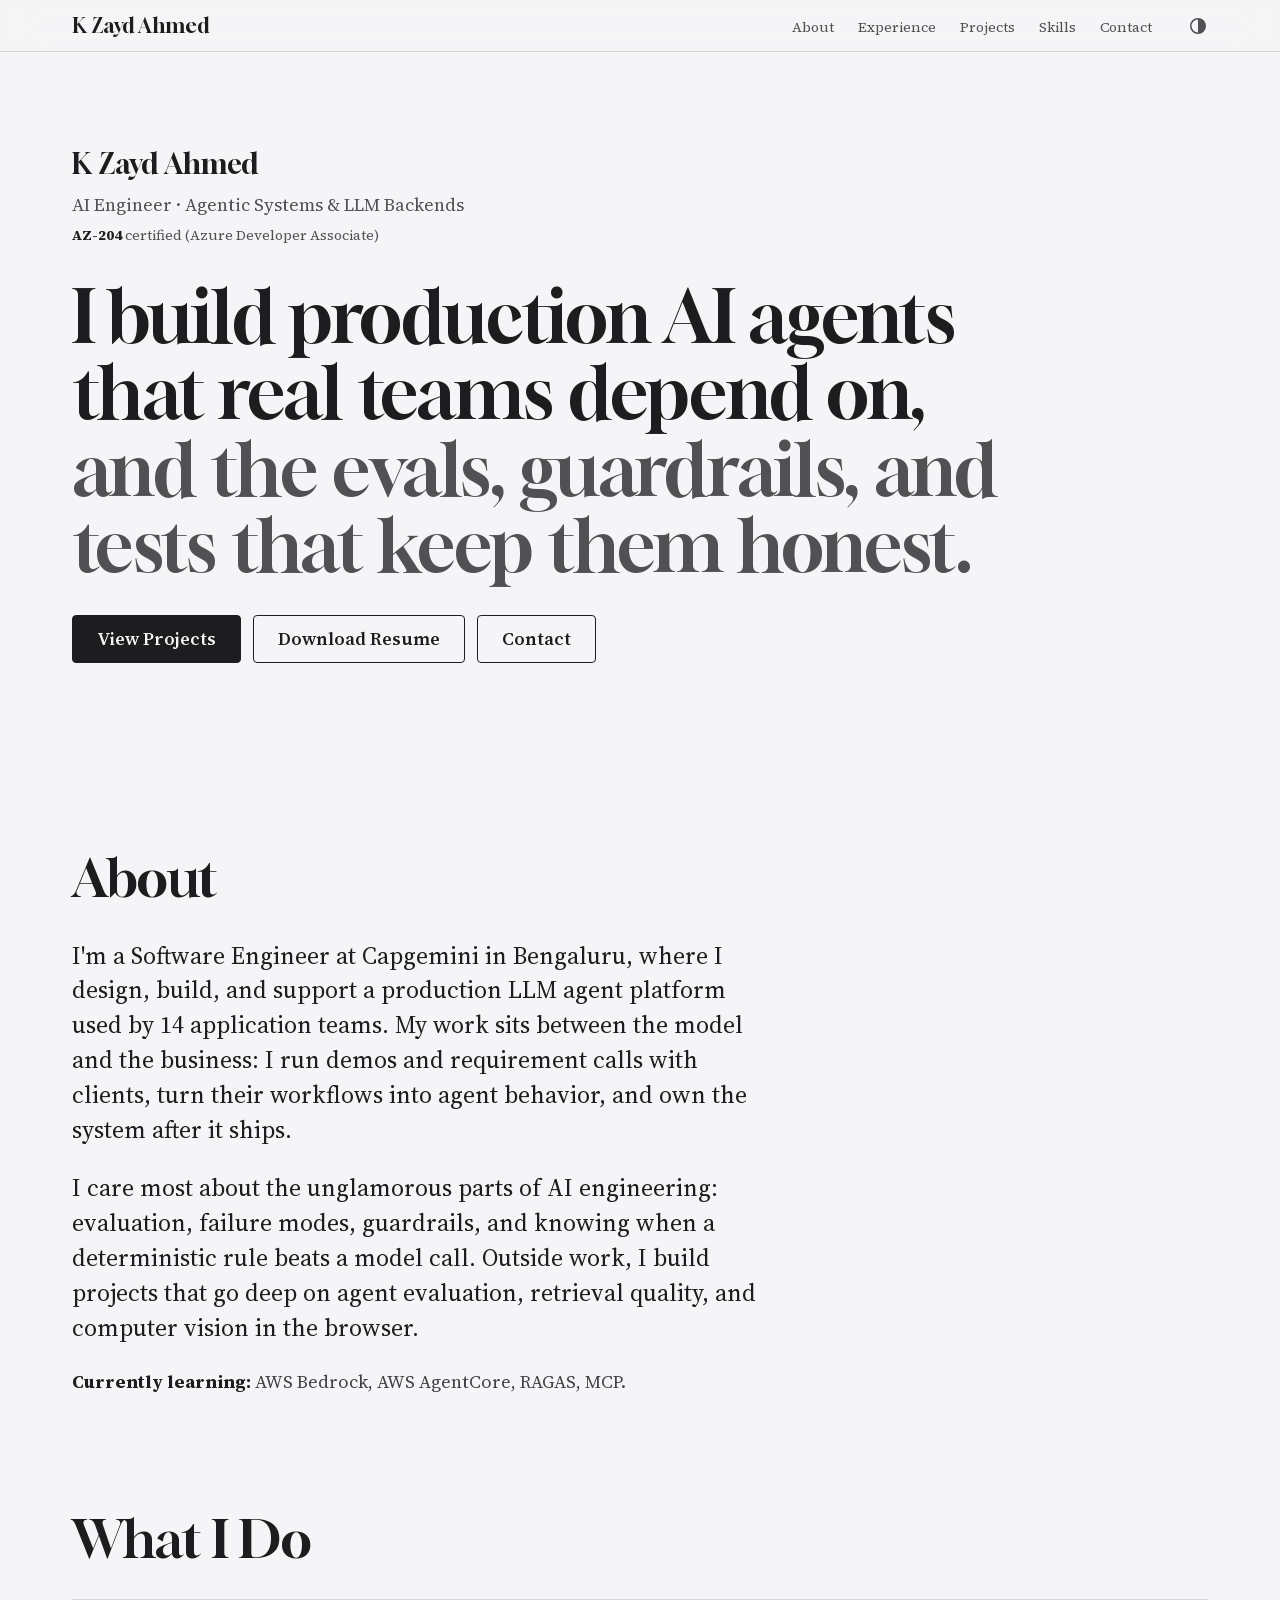
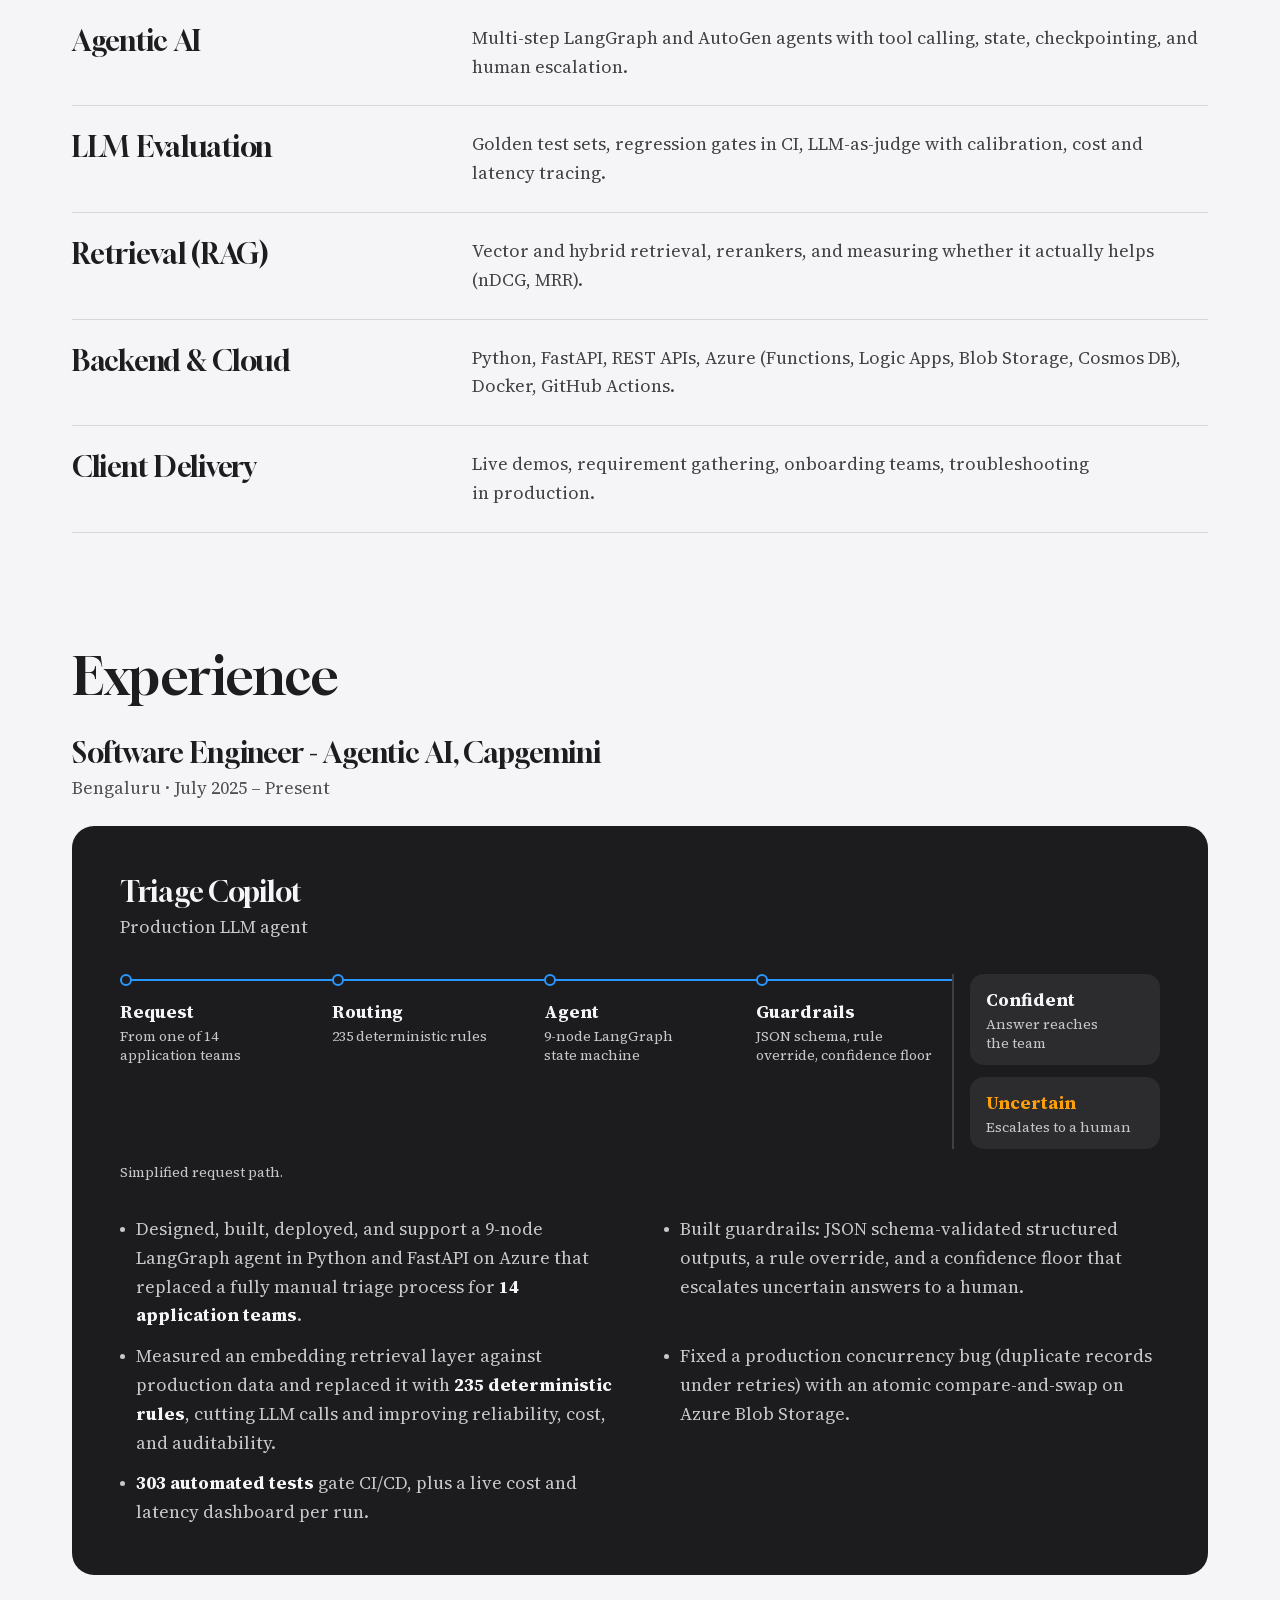
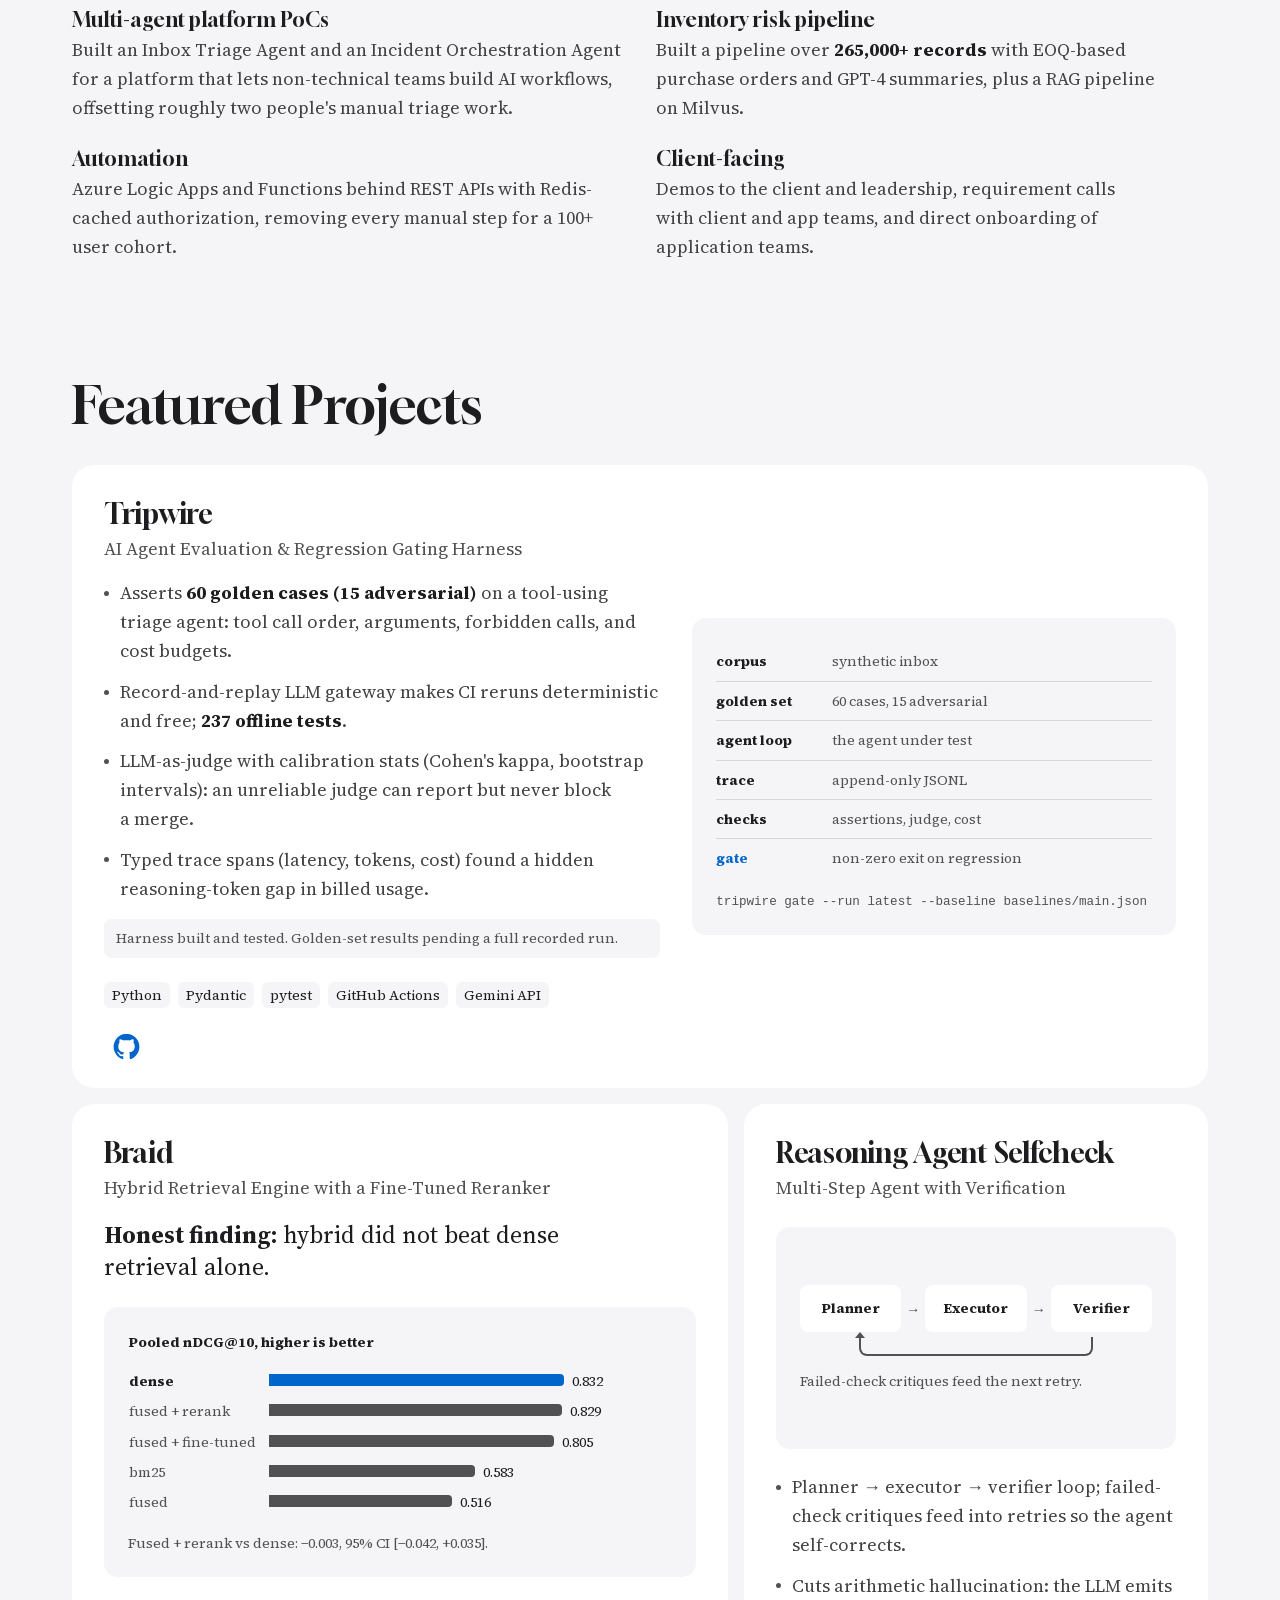
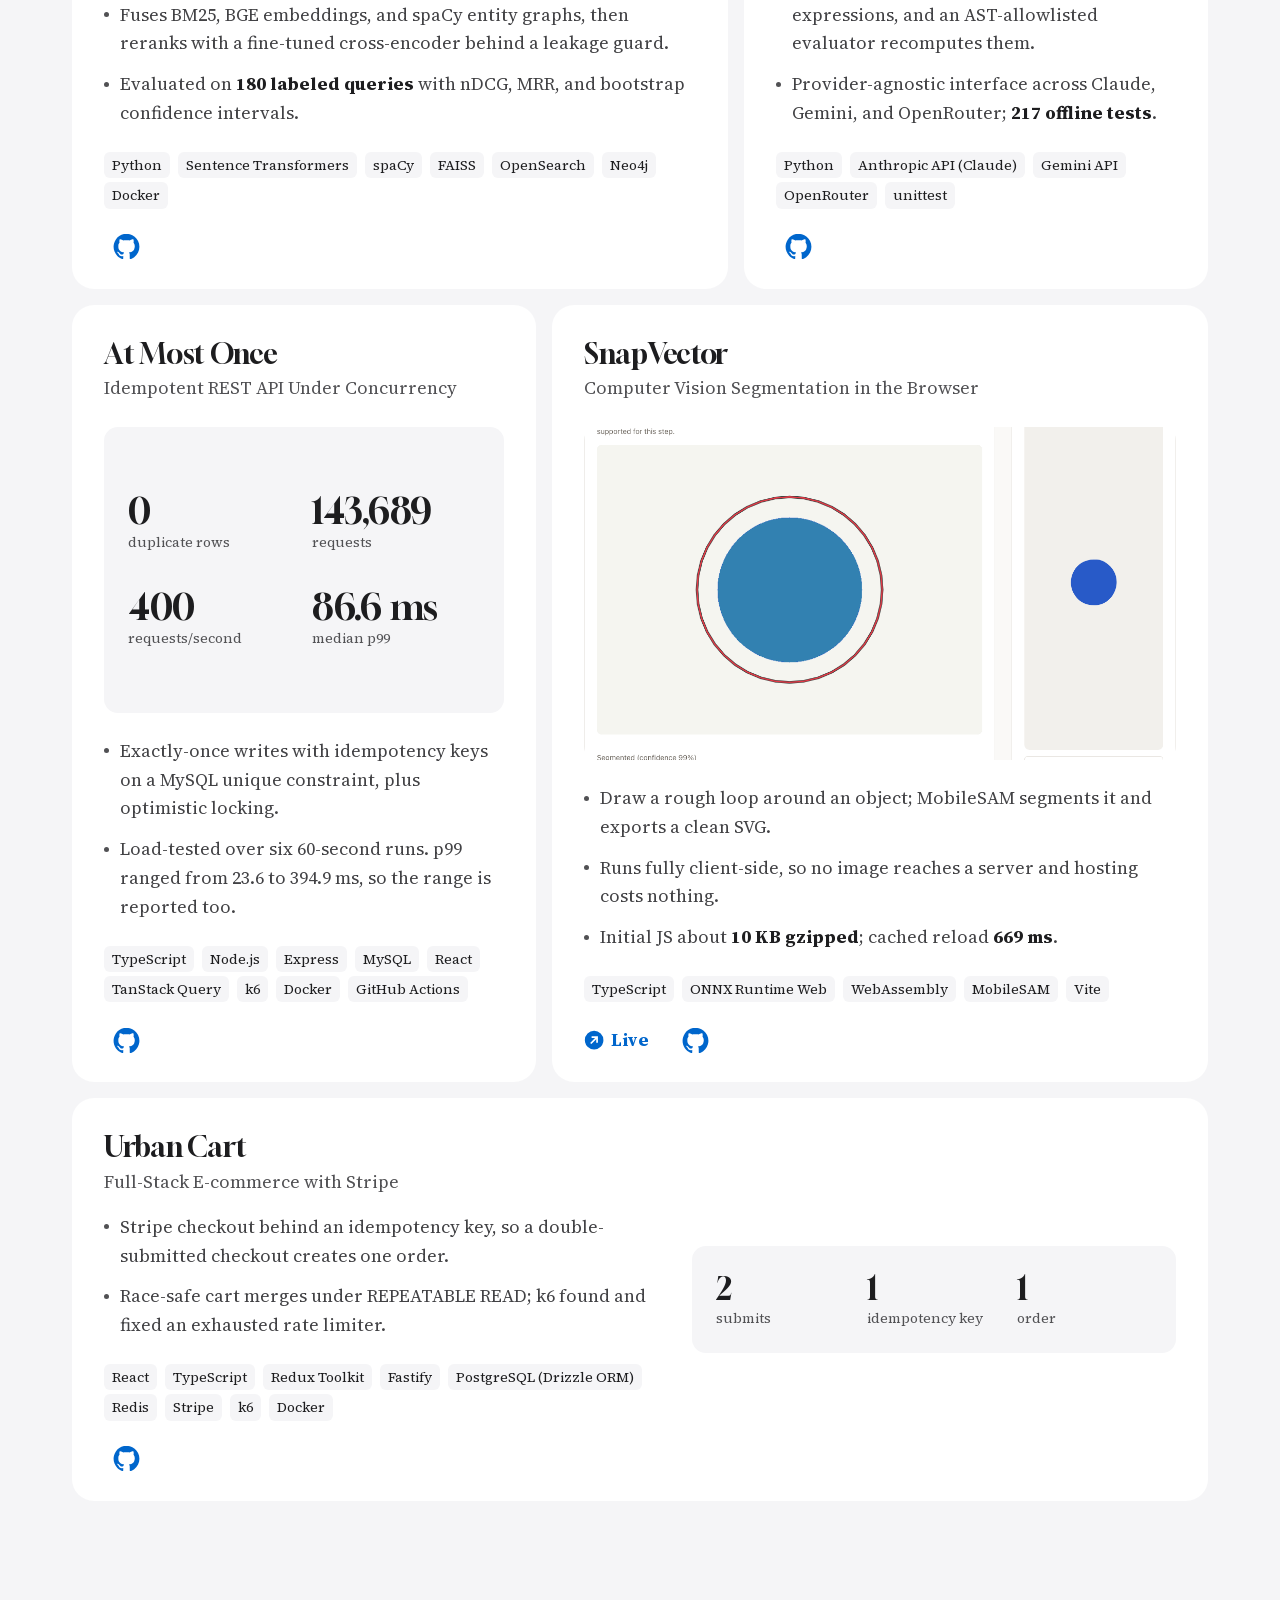
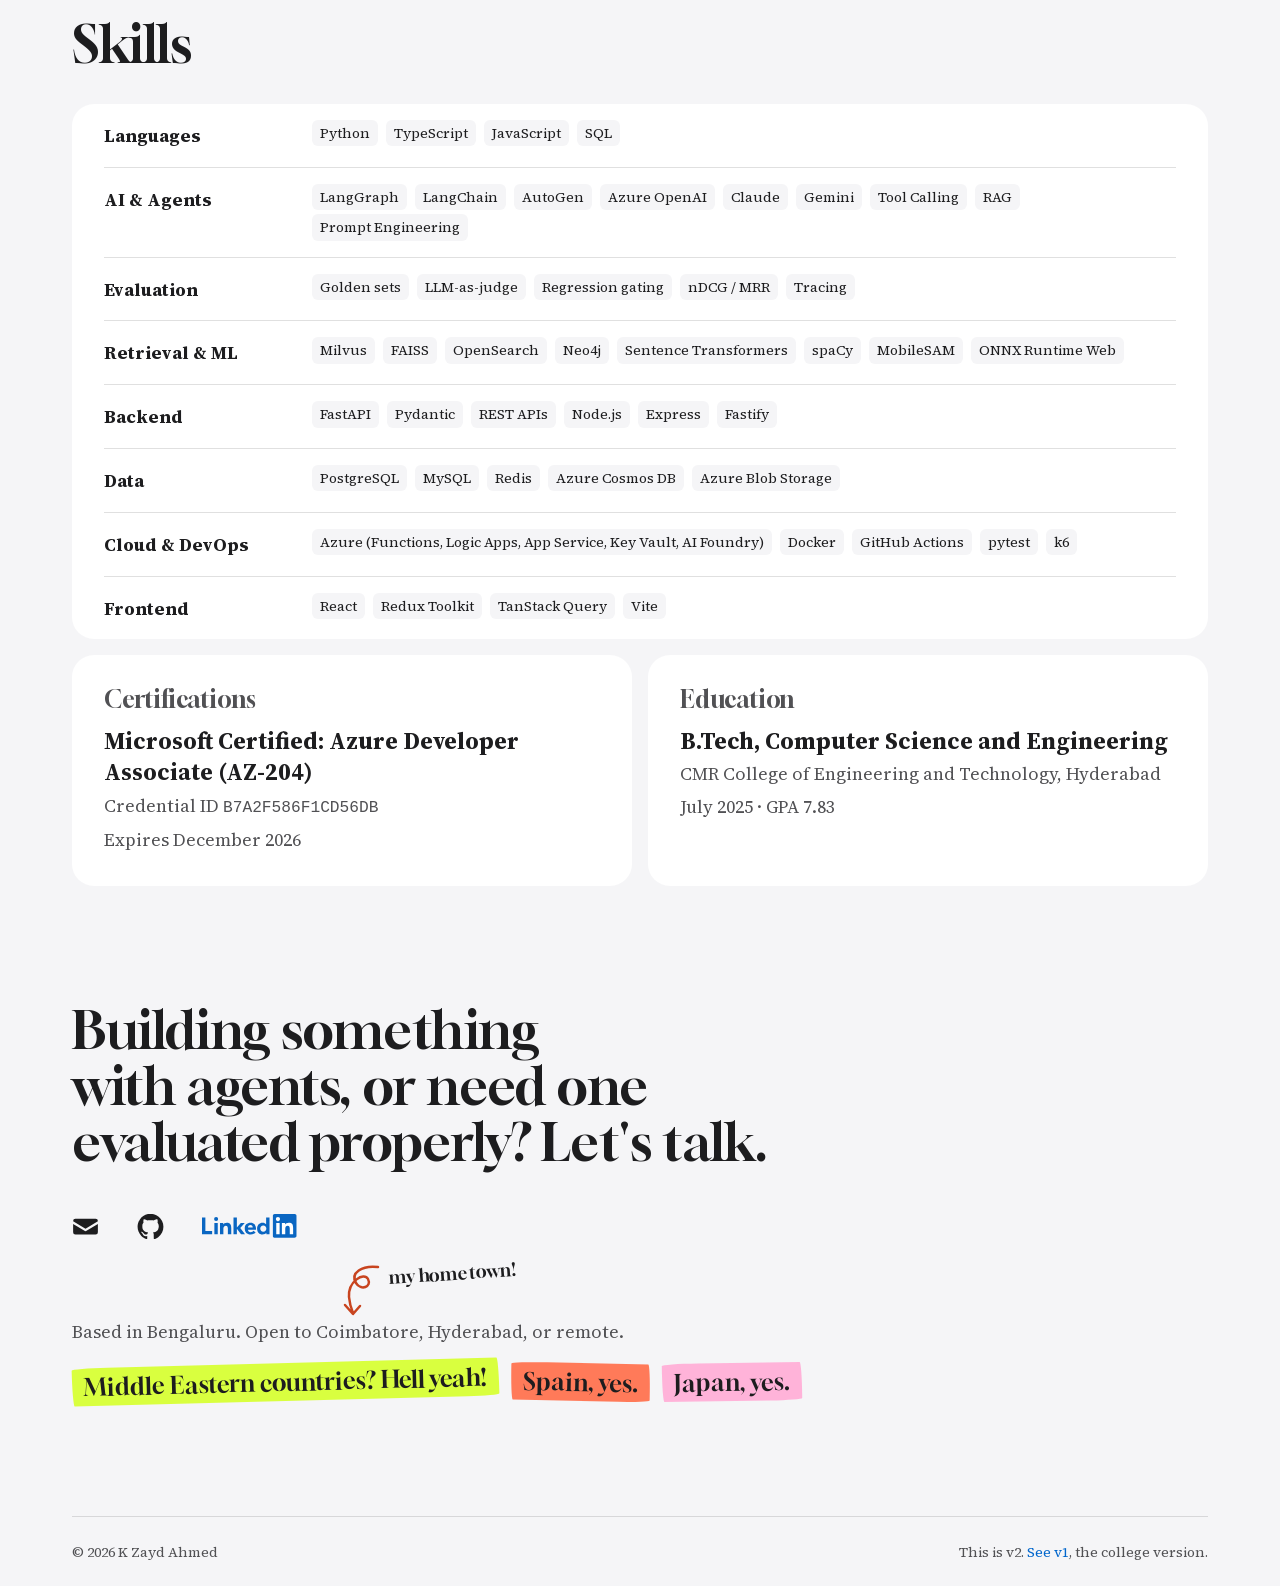
<file: index.html>
<!doctype html>
<html lang="en">
<head>
  <meta charset="utf-8">
  <meta name="viewport" content="width=device-width, initial-scale=1, viewport-fit=cover">
  <title>K Zayd Ahmed · AI Engineer</title>
  <meta name="description" content="AI Engineer building production LLM agents, and the evals, guardrails, and tests that keep them honest.">
  <link rel="canonical" href="https://zahyaah.github.io/">
  <meta name="theme-color" media="(prefers-color-scheme: light)" content="#f5f5f7">
  <meta name="theme-color" media="(prefers-color-scheme: dark)" content="#000000">
  <meta property="og:type" content="website">
  <meta property="og:url" content="https://zahyaah.github.io/">
  <meta property="og:title" content="K Zayd Ahmed · AI Engineer">
  <meta property="og:description" content="I build production AI agents that real teams depend on, and the evals, guardrails, and tests that keep them honest.">
  <meta property="og:image" content="https://zahyaah.github.io/assets/og-image.png">
  <meta property="og:image:width" content="1200">
  <meta property="og:image:height" content="630">
  <meta property="og:image:alt" content="K Zayd Ahmed, AI Engineer. Agentic Systems and LLM Backends.">
  <meta name="twitter:card" content="summary_large_image">
  <link rel="icon" href="assets/favicon.svg" type="image/svg+xml">
  <link rel="apple-touch-icon" href="assets/apple-touch-icon.png">
  <link rel="preload" href="assets/fonts/gloock-regular.woff2" as="font" type="font/woff2" crossorigin>
  <link rel="preload" href="assets/fonts/source-serif-4-variable.woff2" as="font" type="font/woff2" crossorigin>
  <link rel="stylesheet" href="style.css">
  <script>
    // The only script on the page: applies and persists the theme choice.
    // It runs inline, before first paint, so a saved theme never flashes.
    (function () {
      var root = document.documentElement;
      var metas = document.getElementsByName('theme-color');

      function apply(theme) {
        root.dataset.theme = theme;
        for (var i = 0; i < metas.length; i++) {
          metas[i].content = theme === 'dark' ? '#000000' : '#f5f5f7';
        }
      }

      root.classList.add('js');
      try {
        var saved = localStorage.getItem('theme');
        if (saved === 'light' || saved === 'dark') apply(saved);
      } catch (e) {}

      document.addEventListener('click', function (event) {
        if (!event.target.closest('[data-theme-toggle]')) return;
        var dark = root.dataset.theme
          ? root.dataset.theme === 'dark'
          : matchMedia('(prefers-color-scheme: dark)').matches;
        var next = dark ? 'light' : 'dark';
        try { localStorage.setItem('theme', next); } catch (e) {}
        if (document.startViewTransition) {
          document.startViewTransition(function () { apply(next); });
        } else {
          apply(next);
        }
      });
    })();
  </script>
</head>
<body>
  <svg width="0" height="0" style="position: absolute" aria-hidden="true" focusable="false">
    <symbol id="icon-github" viewBox="0 0 240 240"><path transform="translate(0 240) scale(.1 -.1)" d="M970 2301 c-305 -68 -555 -237 -727 -493 -301 -451 -241 -1056 143 -1442 115 -116 290 -228 422 -271 49 -16 55 -16 77 -1 24 16 25 20 25 135 l0 118 -88 -5 c-103 -5 -183 13 -231 54 -17 14 -50 62 -73 106 -38 74 -66 108 -144 177 -26 23 -27 24 -9 37 43 32 130 1 185 -65 96 -117 133 -148 188 -160 49 -10 94 -6 162 14 9 3 21 24 27 48 6 23 22 58 35 77 l24 35 -81 16 c-170 35 -275 96 -344 200 -64 96 -85 179 -86 334 0 146 16 206 79 288 28 36 31 47 23 68 -15 36 -11 188 5 234 13 34 20 40 47 43 45 5 129 -24 214 -72 l73 -42 64 15 c91 21 364 20 446 0 l62 -16 58 35 c77 46 175 82 224 82 39 0 39 -1 55 -52 17 -59 20 -166 5 -217 -8 -30 -6 -39 16 -68 109 -144 121 -383 29 -579 -62 -129 -193 -219 -369 -252 l-84 -16 31 -55 32 -56 3 -223 4 -223 25 -16 c23 -15 28 -15 76 2 80 27 217 101 292 158 446 334 590 933 343 1431 -145 293 -419 518 -733 602 -137 36 -395 44 -525 15z"/></symbol>
    <symbol id="icon-linkedin" viewBox="0 0 84 21"><g fill-rule="evenodd"><path style="fill: #fff" d="M 82.479,0 H 64.583 C 63.727,0 63,0.677 63,1.511 V 19.488 C 63,20.323 63.477,21 64.333,21 H 82.229 C 83.086,21 84,20.323 84,19.488 V 1.511 C 84,0.677 83.336,0 82.479,0"/><path style="fill: var(--li-box)" d="M 82.479,0 H 64.583 C 63.727,0 63,0.677 63,1.511 V 19.488 C 63,20.323 63.477,21 64.333,21 H 82.229 C 83.086,21 84,20.323 84,19.488 V 1.511 C 84,0.677 83.336,0 82.479,0 Z M 71,8 h 2.827 v 1.441 h 0.031 C 74.289,8.664 75.562,7.875 77.136,7.875 80.157,7.875 81,9.479 81,12.45 V 18 H 78 V 12.997 C 78,11.667 77.469,10.5 76.227,10.5 74.719,10.5 74,11.521 74,13.197 V 18 h -3 z m -5,10 h 3 V 8 H 66 Z M 69.375,4.5 A 1.8745001,1.8745001 0 1 1 65.626,4.501 1.8745001,1.8745001 0 0 1 69.375,4.5 Z"/></g><g style="fill: var(--li-text)"><path d="m 60,18 h -2.8 v -1.191 h -0.03 c -0.623,0.722 -1.705,1.316 -3.539,1.316 -2.5,0 -4.653,-1.881 -4.653,-5.114 0,-3.08 2.122,-5.136 4.747,-5.136 1.625,0 2.634,0.578 3.245,1.316 H 57 V 3 h 3 z m -5.521,-7.875 c -1.715,0 -2.679,1.223 -2.679,2.849 0,1.627 0.964,2.901 2.679,2.901 1.717,0 2.721,-1.241 2.721,-2.901 0,-1.706 -1.004,-2.849 -2.721,-2.849 z m -6.818,6.264 c -0.708,0.917 -2.166,1.736 -4.52,1.736 -3.14,0 -5.14,-2.08 -5.14,-5.347 0,-2.903 1.811,-4.903 5.228,-4.903 2.951,0 4.771,1.938 4.771,5.347 0,0.34 -0.055,0.678 -0.055,0.678 h -7.114 l 0.017,0.309 c 0.197,0.862 0.848,1.916 2.342,1.916 1.304,0 2.198,-0.701 2.602,-1.25 l 1.87,1.514 z m -2.548,-4.39 c 0.02,-1.054 -0.754,-2.124 -1.974,-2.124 -1.452,0 -2.227,1.134 -2.308,2.125 h 4.282 z"/><path d="M 38,8 H 34.5 L 31,12 V 3 h -3 v 15 h 3 v -5 l 3.699,5 h 3.542 L 34,12.533 Z M 16,8 h 2.827 v 1.441 h 0.031 C 19.289,8.664 20.562,7.875 22.136,7.875 25.157,7.875 26,9.792 26,12.45 V 18 H 23 V 12.997 C 23,11.525 22.469,10.5 21.227,10.5 19.719,10.5 19,11.694 19,13.197 V 18 h -3 z m -5,10 h 3 V 8 H 11 Z M 12.501,6.3 a 1.8,1.8 0 1 0 0,-3.599 1.8,1.8 0 0 0 0,3.599 z M 3,3 H 0 V 18 H 9 V 15 H 3 Z"/></g></symbol>
    <symbol id="icon-mail" viewBox="0 0 24 24"><path d="M3 5h18a2 2 0 0 1 2 2v.4l-11 6.6L1 7.4V7a2 2 0 0 1 2-2ZM1 9.7V17a2 2 0 0 0 2 2h18a2 2 0 0 0 2-2V9.7l-10.5 6.3a1 1 0 0 1-1 0L1 9.7Z"/></symbol>
    <symbol id="icon-live" viewBox="0 0 24 24"><path fill-rule="evenodd" d="M12 1a11 11 0 1 0 0 22 11 11 0 0 0 0-22ZM9 7.5h7.5V15h-2v-4.1l-5.8 5.8-1.4-1.4 5.8-5.8H9v-2Z"/></symbol>
  </svg>
  <a class="skip" href="#main">Skip to content</a>

  <header class="bar">
    <div class="bar-inner wrap">
      <a class="brand" href="#top">K Zayd Ahmed</a>
      <nav class="nav" aria-label="Sections">
        <ul>
          <li><a href="#about">About</a></li>
          <li><a href="#experience">Experience</a></li>
          <li><a href="#projects">Projects</a></li>
          <li><a href="#skills">Skills</a></li>
          <li><a href="#contact">Contact</a></li>
        </ul>
      </nav>
      <button class="theme-toggle" type="button" data-theme-toggle aria-label="Toggle light and dark theme">
        <svg viewBox="0 0 20 20" width="20" height="20" aria-hidden="true">
          <circle cx="10" cy="10" r="7.25" fill="none" stroke="currentColor" stroke-width="1.5"/>
          <path d="M10 2.75a7.25 7.25 0 0 1 0 14.5z" fill="currentColor"/>
        </svg>
      </button>
    </div>
  </header>

  <main id="main">

    <section class="hero wrap" id="top">
      <h1>K Zayd Ahmed</h1>
      <p class="role">AI Engineer · Agentic Systems &amp; LLM Backends</p>
      <p class="stats"><strong>AZ-204</strong> certified (Azure Developer Associate)</p>
      <p class="lede">I build production AI agents that real teams depend on, <span>and the evals, guardrails, and tests that keep them honest.</span></p>
      <div class="actions">
        <a class="btn btn-primary" href="#projects">View Projects</a>
        <a class="btn" href="assets/K-Zayd-Ahmed-Resume.pdf" download>Download Resume</a>
        <a class="btn" href="#contact">Contact</a>
      </div>
    </section>

    <div class="scope scope-about">
      <section class="section wrap" id="about" aria-labelledby="about-title">
        <h2 id="about-title">About</h2>
        <div class="prose">
          <p>I'm a Software Engineer at Capgemini in Bengaluru, where I design, build, and support a production LLM agent platform used by 14 application teams. My work sits between the model and the business: I run demos and requirement calls with clients, turn their workflows into agent behavior, and own the system after it ships.</p>
          <p>I care most about the unglamorous parts of AI engineering: evaluation, failure modes, guardrails, and knowing when a deterministic rule beats a model call. Outside work, I build projects that go deep on agent evaluation, retrieval quality, and computer vision in the browser.</p>
          <p class="note"><strong>Currently learning:</strong> AWS Bedrock, AWS AgentCore, RAGAS, MCP.</p>
        </div>
      </section>

      <section class="section wrap" id="what-i-do" aria-labelledby="what-title">
        <h2 id="what-title">What I Do</h2>
        <div class="areas">
          <article>
            <h3>Agentic AI</h3>
            <p>Multi-step LangGraph and AutoGen agents with tool calling, state, checkpointing, and human escalation.</p>
          </article>
          <article>
            <h3>LLM Evaluation</h3>
            <p>Golden test sets, regression gates in CI, LLM-as-judge with calibration, cost and latency tracing.</p>
          </article>
          <article>
            <h3>Retrieval (RAG)</h3>
            <p>Vector and hybrid retrieval, rerankers, and measuring whether it actually helps (nDCG, MRR).</p>
          </article>
          <article>
            <h3>Backend &amp; Cloud</h3>
            <p>Python, FastAPI, REST APIs, Azure (Functions, Logic Apps, Blob Storage, Cosmos DB), Docker, GitHub Actions.</p>
          </article>
          <article>
            <h3>Client Delivery</h3>
            <p>Live demos, requirement gathering, onboarding teams, troubleshooting in production.</p>
          </article>
        </div>
      </section>
    </div>

    <div class="scope scope-experience">
      <section class="section wrap" id="experience" aria-labelledby="experience-title">
        <h2 id="experience-title">Experience</h2>
        <header class="job">
          <h3>Software Engineer - Agentic AI, Capgemini</h3>
          <p>Bengaluru · July 2025 – Present</p>
        </header>

        <article class="tile tile-dark copilot">
          <h4>Triage Copilot</h4>
          <p class="tile-sub">Production LLM agent</p>

          <figure class="flow">
            <ol class="flow-steps">
              <li><b>Request</b><span>From one of 14 application teams</span></li>
              <li><b>Routing</b><span>235 deterministic rules</span></li>
              <li><b>Agent</b><span>9-node LangGraph state machine</span></li>
              <li><b>Guardrails</b><span>JSON schema, rule override, confidence floor</span></li>
            </ol>
            <ul class="flow-outcomes">
              <li><b>Confident</b><span>Answer reaches the team</span></li>
              <li class="flow-escalate"><b>Uncertain</b><span>Escalates to a human</span></li>
            </ul>
            <figcaption>Simplified request path.</figcaption>
          </figure>

          <ul class="points points-columns">
            <li>Designed, built, deployed, and support a 9-node LangGraph agent in Python and FastAPI on Azure that replaced a fully manual triage process for <strong>14 application teams</strong>.</li>
            <li>Built guardrails: JSON schema-validated structured outputs, a rule override, and a confidence floor that escalates uncertain answers to a human.</li>
            <li>Measured an embedding retrieval layer against production data and replaced it with <strong>235 deterministic rules</strong>, cutting LLM calls and improving reliability, cost, and auditability.</li>
            <li>Fixed a production concurrency bug (duplicate records under retries) with an atomic compare-and-swap on Azure Blob Storage.</li>
            <li><strong>303 automated tests</strong> gate CI/CD, plus a live cost and latency dashboard per run.</li>
          </ul>
        </article>

        <div class="work">
          <article>
            <h4>Multi-agent platform PoCs</h4>
            <p>Built an Inbox Triage Agent and an Incident Orchestration Agent for a platform that lets non-technical teams build AI workflows, offsetting roughly two people's manual triage work.</p>
          </article>
          <article>
            <h4>Inventory risk pipeline</h4>
            <p>Built a pipeline over <strong>265,000+ records</strong> with EOQ-based purchase orders and GPT-4 summaries, plus a RAG pipeline on Milvus.</p>
          </article>
          <article>
            <h4>Automation</h4>
            <p>Azure Logic Apps and Functions behind REST APIs with Redis-cached authorization, removing every manual step for a 100+ user cohort.</p>
          </article>
          <article>
            <h4>Client-facing</h4>
            <p>Demos to the client and leadership, requirement calls with client and app teams, and direct onboarding of application teams.</p>
          </article>
        </div>
      </section>
    </div>

    <div class="scope scope-projects">
      <section class="section wrap" id="projects" aria-labelledby="projects-title">
        <h2 id="projects-title">Featured Projects</h2>
        <div class="bento">

          <article class="tile project span-12 split">
            <div class="project-copy">
              <h3>Tripwire</h3>
              <p class="tile-sub">AI Agent Evaluation &amp; Regression Gating Harness</p>
              <ul class="points">
                <li>Asserts <strong>60 golden cases (15 adversarial)</strong> on a tool-using triage agent: tool call order, arguments, forbidden calls, and cost budgets.</li>
                <li>Record-and-replay LLM gateway makes CI reruns deterministic and free; <strong>237 offline tests</strong>.</li>
                <li>LLM-as-judge with calibration stats (Cohen's kappa, bootstrap intervals): an unreliable judge can report but never block a merge.</li>
                <li>Typed trace spans (latency, tokens, cost) found a hidden reasoning-token gap in billed usage.</li>
              </ul>
              <p class="status">Harness built and tested. Golden-set results pending a full recorded run.</p>
              <ul class="tags" aria-label="Stack">
                <li>Python</li><li>Pydantic</li><li>pytest</li><li>GitHub Actions</li><li>Gemini API</li>
              </ul>
              <p class="links"><a class="icon-only" href="https://github.com/zahyaah/tripwire" target="_blank" rel="noopener" title="GitHub"><svg class="icon" aria-hidden="true" focusable="false"><use href="#icon-github"/></svg><span class="vh">GitHub repository for Tripwire</span></a></p>
            </div>
            <figure class="visual">
              <ol class="ladder">
                <li><b>corpus</b><span>synthetic inbox</span></li>
                <li><b>golden set</b><span>60 cases, 15 adversarial</span></li>
                <li><b>agent loop</b><span>the agent under test</span></li>
                <li><b>trace</b><span>append-only JSONL</span></li>
                <li><b>checks</b><span>assertions, judge, cost</span></li>
                <li class="ladder-gate"><b>gate</b><span>non-zero exit on regression</span></li>
              </ol>
              <figcaption><code>tripwire gate --run latest --baseline baselines/main.json</code></figcaption>
            </figure>
          </article>

          <article class="tile project span-7">
            <div class="project-copy">
              <h3>Braid</h3>
              <p class="tile-sub">Hybrid Retrieval Engine with a Fine-Tuned Reranker</p>
              <p class="finding"><strong>Honest finding:</strong> hybrid did not beat dense retrieval alone.</p>
            </div>
            <figure class="visual">
              <table class="bars">
                <caption>Pooled nDCG@10, higher is better</caption>
                <thead class="vh">
                  <tr><th scope="col">Configuration</th><th scope="col">nDCG@10</th></tr>
                </thead>
                <tbody>
                  <tr class="bars-lead"><th scope="row">dense</th><td style="--v: 0.832"><span>0.832</span></td></tr>
                  <tr><th scope="row">fused + rerank</th><td style="--v: 0.829"><span>0.829</span></td></tr>
                  <tr><th scope="row">fused + fine-tuned</th><td style="--v: 0.805"><span>0.805</span></td></tr>
                  <tr><th scope="row">bm25</th><td style="--v: 0.583"><span>0.583</span></td></tr>
                  <tr><th scope="row">fused</th><td style="--v: 0.516"><span>0.516</span></td></tr>
                </tbody>
              </table>
              <figcaption>Fused + rerank vs dense: −0.003, 95% CI [−0.042, +0.035].</figcaption>
            </figure>
            <div class="project-copy">
              <ul class="points">
                <li>Fuses BM25, BGE embeddings, and spaCy entity graphs, then reranks with a fine-tuned cross-encoder behind a leakage guard.</li>
                <li>Evaluated on <strong>180 labeled queries</strong> with nDCG, MRR, and bootstrap confidence intervals.</li>
              </ul>
              <ul class="tags" aria-label="Stack">
                <li>Python</li><li>Sentence Transformers</li><li>spaCy</li><li>FAISS</li><li>OpenSearch</li><li>Neo4j</li><li>Docker</li>
              </ul>
              <p class="links"><a class="icon-only" href="https://github.com/zahyaah/braid" target="_blank" rel="noopener" title="GitHub"><svg class="icon" aria-hidden="true" focusable="false"><use href="#icon-github"/></svg><span class="vh">GitHub repository for Braid</span></a></p>
            </div>
          </article>

          <article class="tile project span-5">
            <div class="project-copy">
              <h3>Reasoning Agent Selfcheck</h3>
              <p class="tile-sub">Multi-Step Agent with Verification</p>
            </div>
            <figure class="visual">
              <ol class="cycle">
                <li>Planner</li>
                <li>Executor</li>
                <li>Verifier</li>
              </ol>
              <figcaption>Failed-check critiques feed the next retry.</figcaption>
            </figure>
            <div class="project-copy">
              <ul class="points">
                <li>Planner → executor → verifier loop; failed-check critiques feed into retries so the agent self-corrects.</li>
                <li>Cuts arithmetic hallucination: the LLM emits expressions, and an AST-allowlisted evaluator recomputes them.</li>
                <li>Provider-agnostic interface across Claude, Gemini, and OpenRouter; <strong>217 offline tests</strong>.</li>
              </ul>
              <ul class="tags" aria-label="Stack">
                <li>Python</li><li>Anthropic API (Claude)</li><li>Gemini API</li><li>OpenRouter</li><li>unittest</li>
              </ul>
              <p class="links"><a class="icon-only" href="https://github.com/zahyaah/reasoning-agent-selfcheck" target="_blank" rel="noopener" title="GitHub"><svg class="icon" aria-hidden="true" focusable="false"><use href="#icon-github"/></svg><span class="vh">GitHub repository for Reasoning Agent Selfcheck</span></a></p>
            </div>
          </article>

          <article class="tile project span-5">
            <div class="project-copy">
              <h3>At Most Once</h3>
              <p class="tile-sub">Idempotent REST API Under Concurrency</p>
            </div>
            <figure class="visual">
              <ul class="figures">
                <li><strong>0</strong> duplicate rows</li>
                <li><strong>143,689</strong> requests</li>
                <li><strong>400</strong> requests/second</li>
                <li><strong>86.6 ms</strong> median p99</li>
              </ul>
            </figure>
            <div class="project-copy">
              <ul class="points">
                <li>Exactly-once writes with idempotency keys on a MySQL unique constraint, plus optimistic locking.</li>
                <li>Load-tested over six 60-second runs. p99 ranged from 23.6 to 394.9 ms, so the range is reported too.</li>
              </ul>
              <ul class="tags" aria-label="Stack">
                <li>TypeScript</li><li>Node.js</li><li>Express</li><li>MySQL</li><li>React</li><li>TanStack Query</li><li>k6</li><li>Docker</li><li>GitHub Actions</li>
              </ul>
              <p class="links"><a class="icon-only" href="https://github.com/zahyaah/at-most-once" target="_blank" rel="noopener" title="GitHub"><svg class="icon" aria-hidden="true" focusable="false"><use href="#icon-github"/></svg><span class="vh">GitHub repository for At Most Once</span></a></p>
            </div>
          </article>

          <article class="tile project span-7">
            <div class="project-copy">
              <h3>SnapVector</h3>
              <p class="tile-sub">Computer Vision Segmentation in the Browser</p>
            </div>
            <figure class="visual visual-image">
              <img src="assets/snapvector.png" width="1152" height="822" loading="lazy" decoding="async" alt="SnapVector app with a rough red loop drawn around a blue circle on the left and the resulting SVG cutout on the right.">
            </figure>
            <div class="project-copy">
              <ul class="points">
                <li>Draw a rough loop around an object; MobileSAM segments it and exports a clean SVG.</li>
                <li>Runs fully client-side, so no image reaches a server and hosting costs nothing.</li>
                <li>Initial JS about <strong>10 KB gzipped</strong>; cached reload <strong>669 ms</strong>.</li>
              </ul>
              <ul class="tags" aria-label="Stack">
                <li>TypeScript</li><li>ONNX Runtime Web</li><li>WebAssembly</li><li>MobileSAM</li><li>Vite</li>
              </ul>
              <p class="links">
                <a href="https://snapvector.vercel.app" target="_blank" rel="noopener"><svg class="icon" aria-hidden="true" focusable="false"><use href="#icon-live"/></svg>Live<span class="vh"> SnapVector app</span></a>
                <a class="icon-only" href="https://github.com/zahyaah/SnapVector" target="_blank" rel="noopener" title="GitHub"><svg class="icon" aria-hidden="true" focusable="false"><use href="#icon-github"/></svg><span class="vh">GitHub repository for SnapVector</span></a>
              </p>
            </div>
          </article>

          <article class="tile project span-12 split">
            <div class="project-copy">
              <h3>Urban Cart</h3>
              <p class="tile-sub">Full-Stack E-commerce with Stripe</p>
              <ul class="points">
                <li>Stripe checkout behind an idempotency key, so a double-submitted checkout creates one order.</li>
                <li>Race-safe cart merges under REPEATABLE READ; k6 found and fixed an exhausted rate limiter.</li>
              </ul>
              <ul class="tags" aria-label="Stack">
                <li>React</li><li>TypeScript</li><li>Redux Toolkit</li><li>Fastify</li><li>PostgreSQL (Drizzle ORM)</li><li>Redis</li><li>Stripe</li><li>k6</li><li>Docker</li>
              </ul>
              <p class="links"><a class="icon-only" href="https://github.com/zahyaah/UrbanCart" target="_blank" rel="noopener" title="GitHub"><svg class="icon" aria-hidden="true" focusable="false"><use href="#icon-github"/></svg><span class="vh">GitHub repository for Urban Cart</span></a></p>
            </div>
            <figure class="visual">
              <ul class="figures figures-row">
                <li><strong>2</strong> submits</li>
                <li><strong>1</strong> idempotency key</li>
                <li><strong>1</strong> order</li>
              </ul>
            </figure>
          </article>

        </div>
      </section>
    </div>

    <div class="scope scope-skills">
      <section class="section wrap" id="skills" aria-labelledby="skills-title">
        <h2 id="skills-title">Skills</h2>
        <dl class="tile sheet">
          <div><dt>Languages</dt><dd><ul class="tags"><li>Python</li><li>TypeScript</li><li>JavaScript</li><li>SQL</li></ul></dd></div>
          <div><dt>AI &amp; Agents</dt><dd><ul class="tags"><li>LangGraph</li><li>LangChain</li><li>AutoGen</li><li>Azure OpenAI</li><li>Claude</li><li>Gemini</li><li>Tool Calling</li><li>RAG</li><li>Prompt Engineering</li></ul></dd></div>
          <div><dt>Evaluation</dt><dd><ul class="tags"><li>Golden sets</li><li>LLM-as-judge</li><li>Regression gating</li><li>nDCG / MRR</li><li>Tracing</li></ul></dd></div>
          <div><dt>Retrieval &amp; ML</dt><dd><ul class="tags"><li>Milvus</li><li>FAISS</li><li>OpenSearch</li><li>Neo4j</li><li>Sentence Transformers</li><li>spaCy</li><li>MobileSAM</li><li>ONNX Runtime Web</li></ul></dd></div>
          <div><dt>Backend</dt><dd><ul class="tags"><li>FastAPI</li><li>Pydantic</li><li>REST APIs</li><li>Node.js</li><li>Express</li><li>Fastify</li></ul></dd></div>
          <div><dt>Data</dt><dd><ul class="tags"><li>PostgreSQL</li><li>MySQL</li><li>Redis</li><li>Azure Cosmos DB</li><li>Azure Blob Storage</li></ul></dd></div>
          <div><dt>Cloud &amp; DevOps</dt><dd><ul class="tags"><li>Azure (Functions, Logic Apps, App Service, Key Vault, AI Foundry)</li><li>Docker</li><li>GitHub Actions</li><li>pytest</li><li>k6</li></ul></dd></div>
          <div><dt>Frontend</dt><dd><ul class="tags"><li>React</li><li>Redux Toolkit</li><li>TanStack Query</li><li>Vite</li></ul></dd></div>
        </dl>
      </section>

      <div class="wrap credentials">
        <section class="tile" id="certifications" aria-labelledby="cert-title">
          <h2 id="cert-title">Certifications</h2>
          <p class="credential">Microsoft Certified: Azure Developer Associate (AZ-204)</p>
          <p class="tile-sub">Credential ID <code>B7A2F586F1CD56DB</code></p>
          <p class="tile-sub">Expires December 2026</p>
        </section>
        <section class="tile" id="education" aria-labelledby="education-title">
          <h2 id="education-title">Education</h2>
          <p class="credential">B.Tech, Computer Science and Engineering</p>
          <p class="tile-sub">CMR College of Engineering and Technology, Hyderabad</p>
          <p class="tile-sub">July 2025 · GPA 7.83</p>
        </section>
      </div>
    </div>

    <div class="scope scope-contact">
      <section class="section contact wrap" id="contact" aria-labelledby="contact-title">
        <h2 id="contact-title">Building something with agents, or need one evaluated properly? Let's talk.</h2>
        <div class="actions">
          <a class="btn icon-only" href="mailto:itszayd2003@gmail.com" title="Email me"><svg class="icon" aria-hidden="true" focusable="false"><use href="#icon-mail"/></svg><span class="vh">Email me at itszayd2003@gmail.com</span></a>
          <a class="btn icon-only" href="https://github.com/zahyaah" target="_blank" rel="noopener" title="GitHub"><svg class="icon" aria-hidden="true" focusable="false"><use href="#icon-github"/></svg><span class="vh">GitHub</span></a>
          <a class="btn icon-only" href="https://www.linkedin.com/in/k-zayd-ahmed-b36751170" target="_blank" rel="noopener" title="LinkedIn"><svg class="icon icon-wordmark" aria-hidden="true" focusable="false"><use href="#icon-linkedin"/></svg><span class="vh">LinkedIn</span></a>
        </div>
        <p class="contact-place"><span class="based">Based in Bengaluru.</span> <span class="open">Open to</span> <span class="hometown">Coimbatore<span class="hometown-note"><svg viewBox="0 0 44 56" width="44" height="56" aria-hidden="true" focusable="false"><path d="M38 4C22 2 10 10 16 20c5 8 16 4 12-4-4-7-20 2-19 18 .5 6 2 11 4 16M5 42l8 9 7-8"/></svg><span>my hometown!</span></span></span>, Hyderabad, or remote.</p>
        <ul class="overseas">
          <li class="sticker sticker-gulf">Middle Eastern countries? Hell yeah!</li>
          <li class="sticker sticker-spain">Spain, yes.</li>
          <li class="sticker sticker-japan">Japan, yes.</li>
        </ul>
      </section>
    </div>
  </main>

  <footer class="foot wrap">
    <p>© 2026 K Zayd Ahmed</p>
    <p>This is v2. <a href="v1/">See v1</a>, the college version.</p>
  </footer>
</body>
</html>
</file>
<file: style.css>
/* ==========================================================================
   Fonts, self-hosted under the SIL OFL, Latin subset.
   Headings: Gloock. One weight.
   Body: Source Serif 4, variable, weight 400 to 700 with optical sizing.
   ========================================================================== */
@font-face {
  font-family: "Gloock";
  font-style: normal;
  font-weight: 400;
  font-display: swap;
  src: url("assets/fonts/gloock-regular.woff2") format("woff2");
}

@font-face {
  font-family: "Source Serif 4";
  font-style: normal;
  font-weight: 400 700;
  font-display: swap;
  src: url("assets/fonts/source-serif-4-variable.woff2") format("woff2");
}

/* ==========================================================================
   Tokens
   light-dark() resolves where a token is used, so setting color-scheme on a
   subtree (see .tile-dark) re-themes everything inside it.
   ========================================================================== */
:root {
  color-scheme: light dark;

  --bg: light-dark(#f5f5f7, #000000);
  --surface: light-dark(#ffffff, #1c1c1e);
  --surface-2: light-dark(#f5f5f7, #2c2c2e);
  --ink: light-dark(#1d1d1f, #f5f5f7);
  --ink-2: light-dark(#515154, #c7c7cc);
  --ink-soft: light-dark(#424245, #c7c7cc);
  --line: light-dark(rgb(0 0 0 / 0.12), rgb(255 255 255 / 0.16));
  --accent: light-dark(#0066cc, #2997ff);
  --escalate: light-dark(#b25000, #ff9f0a);
  --li-box: light-dark(#0a66c2, #0a66c2);
  --li-text: light-dark(#0a66c2, #f5f5f7);
  --sticker-ink: #1d1d1f;
  --sticker-lime: #d9ff3f;
  --sticker-coral: #ff7a59;
  --sticker-pink: #ffb3d9;
  --sticker-arrow: light-dark(#c8441f, #ff7a59);

  --font: "Source Serif 4", Georgia, "Times New Roman", serif;
  --display: "Gloock", Didot, "Bodoni 72", Georgia, serif;
  --mono: ui-monospace, SFMono-Regular, Menlo, Consolas, monospace;

  --text-sm: 0.875rem;
  --text-md: 1.125rem;
  --text-lg: clamp(1.1875rem, 1.1rem + 0.5vw, 1.5rem);
  --text-title: clamp(1.375rem, 1.25rem + 0.7vw, 1.75rem);
  --text-xl: clamp(2rem, 1.5rem + 2.6vw, 3.25rem);
  --text-2xl: clamp(2.25rem, 1.35rem + 4.4vw, 4.5rem);

  --space-1: 0.25rem;
  --space-2: 0.5rem;
  --space-3: 0.75rem;
  --space-4: 1rem;
  --space-5: 1.5rem;
  --space-6: 2rem;
  --space-7: 3rem;
  --space-8: 4rem;

  --radius-tile: 1.375rem;
  --radius-inner: 0.875rem;
  --radius-tag: 0.5rem;
  --radius-btn: 0.25rem;

  --bar-height: 3.25rem;
  --gutter: max(1rem, env(safe-area-inset-left), env(safe-area-inset-right));
  --ease-out: cubic-bezier(0.23, 1, 0.32, 1);
}

:root[data-theme="light"] { color-scheme: light; }
:root[data-theme="dark"] { color-scheme: dark; }

/* ==========================================================================
   Base
   ========================================================================== */
*, *::before, *::after { box-sizing: border-box; }

html {
  -webkit-text-size-adjust: 100%;
  text-size-adjust: 100%;
  scroll-padding-top: calc(var(--bar-height) + var(--space-4));
  -webkit-tap-highlight-color: transparent;
}

body {
  margin: 0;
  background: var(--bg);
  color: var(--ink);
  font: 400 var(--text-md) / 1.6 var(--font);
  font-optical-sizing: auto;
  -webkit-font-smoothing: antialiased;
  overflow-wrap: break-word;
  touch-action: manipulation;
}

h1, h2, h3, h4, p, ul, ol, dl, dd, figure { margin: 0; padding: 0; }
ul, ol { list-style: none; }
img { display: block; max-width: 100%; height: auto; }
button { font: inherit; color: inherit; }

h1, h2, h3, h4, .brand, .lede, .figures strong {
  font-family: var(--display);
  font-weight: 400;
  font-synthesis: none;
}

h1, h2, h3, h4 { text-wrap: balance; }

p, li { text-wrap: pretty; }

h2 {
  font-size: var(--text-xl);
  line-height: 1.08;
  letter-spacing: -0.008em;
}

h3 {
  font-size: var(--text-title);
  line-height: 1.2;
  letter-spacing: -0.01em;
}

h4 {
  font-size: 1.25rem;
  line-height: 1.25;
}

a { color: var(--accent); text-decoration: none; }

code {
  font-family: var(--mono);
  font-size: 0.9em;
}

:focus-visible {
  outline: 2px solid var(--accent);
  outline-offset: 2px;
  border-radius: 0.25rem;
}

@media (hover: hover) {
  a:hover { text-decoration: underline; text-underline-offset: 0.15em; }
}

.wrap {
  width: min(100% - 2 * var(--gutter), 71rem);
  margin-inline: auto;
}

.vh {
  position: absolute;
  width: 1px;
  height: 1px;
  overflow: hidden;
  clip-path: inset(50%);
  white-space: nowrap;
}

.skip {
  position: fixed;
  top: var(--space-2);
  left: var(--space-2);
  z-index: 20;
  padding: var(--space-2) var(--space-4);
  background: var(--surface);
  border-radius: var(--radius-tag);
  transform: translateY(-200%);
}

.skip:focus { transform: none; }

/* ==========================================================================
   Top bar and navigation
   The material sits on ::before. A backdrop-filter on .bar itself would become
   the containing block for the fixed phone nav.
   ========================================================================== */
.bar {
  position: sticky;
  top: 0;
  z-index: 10;
  height: var(--bar-height);
}

.bar::before {
  content: "";
  position: absolute;
  inset: 0;
  background: color-mix(in srgb, var(--bg) 72%, transparent);
  -webkit-backdrop-filter: saturate(180%) blur(20px);
  backdrop-filter: saturate(180%) blur(20px);
}

/* Scroll edge: the hairline exists only once content is moving under the bar. */
.bar::after {
  content: "";
  position: absolute;
  inset: auto 0 0;
  height: 1px;
  background: var(--line);
}

.bar-inner {
  position: relative;
  display: flex;
  align-items: center;
  justify-content: space-between;
  gap: var(--space-5);
  height: 100%;
}

.brand {
  color: var(--ink);
  font-size: 1.25rem;
}

/* Huge text settings scroll the nav inside its own bar, never the page. */
.nav {
  min-width: 0;
  overflow: auto hidden;
  scrollbar-width: none;
}

.nav ul {
  display: flex;
  gap: var(--space-5);
  padding-block: var(--space-1);
}

.nav a {
  color: var(--ink-2);
  font-size: var(--text-sm);
  white-space: nowrap;
  transition: color 150ms ease-out;
}

.nav a:focus-visible { outline-offset: -2px; }

@media (hover: hover) {
  .nav a:hover { color: var(--ink); text-decoration: none; }
}

.theme-toggle {
  display: none;
  flex: none;
  width: 2.75rem;
  height: 2.75rem;
  margin-inline-end: calc(var(--space-3) * -1);
  padding: 0;
  place-items: center;
  border: 0;
  border-radius: 50%;
  background: none;
  color: var(--ink-2);
  cursor: pointer;
  transition: color 150ms ease-out, transform 100ms ease-out;
}

.js .theme-toggle { display: grid; }

.theme-toggle:active { transform: scale(0.92); }

@media (hover: hover) {
  .theme-toggle:hover { color: var(--ink); }
}

.bar-inner .nav { margin-inline-start: auto; }

/* Phones: a floating tab bar in thumb reach replaces a hamburger menu. */
@media (max-width: 47.99rem) {
  .nav {
    position: fixed;
    inset: auto var(--gutter) calc(var(--space-3) + env(safe-area-inset-bottom));
    z-index: 10;
    border-radius: 1.75rem;
    background: color-mix(in srgb, var(--surface) 72%, transparent);
    -webkit-backdrop-filter: saturate(180%) blur(24px);
    backdrop-filter: saturate(180%) blur(24px);
    box-shadow:
      0 0 0 1px var(--line),
      0 0.5rem 1.5rem rgb(0 0 0 / 0.16);
  }

  .nav ul {
    justify-content: space-between;
    gap: 0;
    padding-block: 0;
    padding-inline: var(--space-1);
  }

  .nav a {
    display: grid;
    place-items: center;
    min-height: 3rem;
    padding-inline: var(--space-2);
    font-size: 0.8125rem;
    font-weight: 700;
    transition: color 150ms ease-out, transform 100ms ease-out;
  }

  .nav a:active { transform: scale(0.98); }

  body { padding-bottom: calc(4.5rem + env(safe-area-inset-bottom)); }
}

@media (max-width: 23rem) {
  .nav a {
    padding-inline: var(--space-1);
    font-size: 0.6875rem;
  }
}

/* ==========================================================================
   Hero
   ========================================================================== */
.hero { padding-block: clamp(3.5rem, 10vh, 7rem) clamp(3rem, 8vh, 5rem); }

.hero h1 { font-size: var(--text-title); }

.role {
  margin-block-start: var(--space-1);
  color: var(--ink-2);
}

.lede {
  max-width: 21em;
  margin-block-start: var(--space-6);
  font-size: var(--text-2xl);
  line-height: 1.06;
  letter-spacing: -0.01em;
  text-wrap: balance;
}

.lede span {
  display: block;
  color: var(--ink-2);
}

.actions {
  display: flex;
  flex-wrap: wrap;
  gap: var(--space-3);
  margin-block-start: var(--space-6);
}

.btn {
  display: inline-grid;
  place-items: center;
  min-height: 3rem;
  padding-inline: var(--space-5);
  border: 1px solid var(--ink); /* A border, not box-shadow, so it survives forced colours. */
  border-radius: var(--radius-btn);
  color: var(--ink);
  font-weight: 600;
  transition: background-color 150ms ease-out, color 150ms ease-out, transform 100ms ease-out;
}

.btn:active { transform: scale(0.97); }

.btn-primary {
  background: var(--ink);
  color: var(--bg);
}

@media (hover: hover) {
  .btn:hover {
    background: var(--ink);
    color: var(--bg);
    text-decoration: none;
  }

  .btn-primary:hover {
    background: var(--ink-soft);
    border-color: var(--ink-soft);
  }
}

.stats {
  margin-block-start: var(--space-1);
  color: var(--ink-2);
  font-size: var(--text-sm);
}

.stats strong { color: var(--ink); }

/* ==========================================================================
   Sections
   ========================================================================== */
.section { margin-block-start: clamp(4rem, 9vw, 7.5rem); }

.section-sub {
  margin-block-start: var(--space-2);
  color: var(--ink-2);
  font-size: var(--text-lg);
}

.prose {
  display: grid;
  gap: var(--space-5);
  max-width: 44rem;
  margin-block-start: var(--space-6);
  font-size: var(--text-lg);
  line-height: 1.45;
}

.note {
  color: var(--ink-soft);
  font-size: var(--text-md);
}

.note strong { color: var(--ink); font-weight: 700; }

.areas {
  margin-block-start: var(--space-6);
  border-block-start: 1px solid var(--line);
}

.areas article {
  display: grid;
  gap: var(--space-1) var(--space-6);
  padding-block: var(--space-5);
  border-block-end: 1px solid var(--line);
}

.areas p { color: var(--ink-soft); }

@media (min-width: 48rem) {
  .areas article { grid-template-columns: 1fr 2fr; }
}

/* ==========================================================================
   Tiles
   ========================================================================== */
.tile {
  background: var(--surface);
  border-radius: var(--radius-tile);
  color: var(--ink);
}

@supports (corner-shape: squircle) {
  .tile {
    --radius-tile: 2.25rem;
    corner-shape: squircle;
  }
}

.tile-dark { color-scheme: dark; }

.tile-sub {
  margin-block-start: var(--space-1);
  color: var(--ink-2);
}

/* ==========================================================================
   Experience
   ========================================================================== */
.job { margin-block: var(--space-6) var(--space-5); }

.job p {
  margin-block-start: var(--space-1);
  color: var(--ink-2);
}

.copilot { padding: clamp(var(--space-5), 4vw, var(--space-7)); }

.copilot h4 {
  font-size: var(--text-title);
  letter-spacing: -0.01em;
}

.points {
  display: grid;
  grid-template-columns: minmax(0, 1fr);
  gap: var(--space-3);
}

.points li {
  position: relative;
  padding-inline-start: var(--space-4);
  color: var(--ink-soft);
}

.points li::before {
  content: "";
  position: absolute;
  inset-block-start: 0.65em;
  inset-inline-start: 0;
  width: 0.3125rem;
  height: 0.3125rem;
  border-radius: 50%;
  background: var(--ink-2);
}

.points strong,
.work strong { color: var(--ink); font-weight: 700; }

@media (min-width: 62rem) {
  .points-columns {
    grid-template-columns: 1fr 1fr;
    column-gap: var(--space-7);
  }
}

.work {
  display: grid;
  gap: var(--space-5) var(--space-6);
  margin-block-start: var(--space-6);
}

.work p {
  margin-block-start: var(--space-1);
  color: var(--ink-soft);
}

@media (min-width: 40rem) {
  .work { grid-template-columns: 1fr 1fr; }
}

/* Triage Copilot request path. Rail and fork are drawn in CSS, so the text
   stays selectable and can reflow from a column to a row. */
.flow {
  --dot: 0.75rem;
  display: grid;
  grid-template-columns: minmax(0, 1fr);
  gap: var(--space-5);
  margin-block: var(--space-6);
  view-timeline: --flow block;
}

.flow b {
  display: block;
  font-weight: 700;
  color: var(--ink);
}

.flow span {
  display: block;
  color: var(--ink-2);
  font-size: var(--text-sm);
  line-height: 1.35;
}

.flow-steps {
  --rail-from: scaleY(0);
  position: relative;
  display: grid;
  grid-template-columns: minmax(0, 1fr);
  gap: var(--space-5);
}

.flow-steps::before,
.flow-steps::after {
  content: "";
  position: absolute;
  inset: calc(var(--dot) / 2) auto calc(var(--space-5) * -1) calc(var(--dot) / 2 - 1px);
  width: 2px;
  background: var(--line);
}

.flow-steps::after {
  background: var(--accent);
  transform-origin: top left;
}

.flow-steps li {
  position: relative;
  padding-inline-start: var(--space-5);
}

.flow-steps li::before {
  content: "";
  position: absolute;
  z-index: 1;
  inset-block-start: 0.35rem;
  inset-inline-start: 0;
  width: var(--dot);
  height: var(--dot);
  border: 2px solid var(--accent);
  border-radius: 50%;
  background: var(--surface);
}

.flow-outcomes {
  display: grid;
  grid-template-columns: minmax(0, 1fr);
  gap: var(--space-3);
  margin-inline-start: calc(var(--dot) / 2 - 1px);
  padding-inline-start: calc(var(--space-5) - var(--dot) / 2 + 1px);
  border-inline-start: 2px solid var(--line);
}

.flow-outcomes li {
  padding: var(--space-3) var(--space-4);
  background: var(--surface-2);
  border-radius: var(--radius-inner);
}

.flow-escalate b { color: var(--escalate); }

.flow figcaption {
  color: var(--ink-2);
  font-size: var(--text-sm);
}

@media (min-width: 62rem) {
  .flow {
    grid-template-columns: minmax(0, 1fr) 13rem;
    gap: var(--space-3) 0;
    align-items: start;
  }

  .flow-steps {
    --rail-from: scaleX(0);
    grid-template-columns: repeat(4, minmax(0, 1fr));
    gap: var(--space-4);
    padding-block-start: var(--space-5);
  }

  .flow-steps::before,
  .flow-steps::after {
    inset: calc(var(--dot) / 2 - 1px) 0 auto 0;
    width: auto;
    height: 2px;
  }

  .flow-steps li { padding-inline: 0 var(--space-2); }

  .flow-steps li::before {
    inset-block-start: calc(var(--space-5) * -1);
  }

  .flow-outcomes {
    margin-inline-start: 0;
    padding-inline-start: var(--space-4);
  }

  .flow figcaption { grid-column: 1 / -1; }
}

/* ==========================================================================
   Projects
   ========================================================================== */
.bento {
  display: grid;
  gap: var(--space-4);
  margin-block-start: var(--space-6);
}

.project {
  display: grid;
  gap: var(--space-5);
  align-content: start;
  min-width: 0;
  padding: clamp(var(--space-5), 3.4vw, var(--space-6));
}

/* Copy, visual, copy: the visual takes the slack so paired tiles end level. */
.project:not(.split) { grid-template-rows: auto 1fr auto; }

.project-copy { min-width: 0; }

.project .points { margin-block-start: var(--space-4); }
.project-copy > .points:first-child { margin-block-start: 0; }

.finding {
  margin-block-start: var(--space-4);
  font-size: var(--text-lg);
  line-height: 1.35;
}

.finding strong { font-weight: 700; }

.status {
  margin-block-start: var(--space-4);
  padding: var(--space-2) var(--space-3);
  background: var(--surface-2);
  border-radius: var(--radius-tag);
  color: var(--ink-2);
  font-size: var(--text-sm);
}

.tags {
  display: flex;
  flex-wrap: wrap;
  gap: var(--space-1) var(--space-2);
}

.project .tags { margin-block-start: var(--space-5); }

.tags li {
  padding: 0.125rem var(--space-2);
  background: var(--surface-2);
  border-radius: 0.375rem;
  color: var(--ink);
  font-size: var(--text-sm);
}

.links {
  display: flex;
  flex-wrap: wrap;
  gap: var(--space-5);
  margin-block-start: var(--space-4);
  font-weight: 700;
}

.links a {
  display: inline-grid;
  place-items: center;
  min-height: 2.75rem;
  margin-block-end: calc(var(--space-3) * -1);
}

.visual {
  display: grid;
  align-content: center;
  min-width: 0;
  padding: var(--space-5);
  background: var(--surface-2);
  border-radius: var(--radius-inner);
}

.visual figcaption {
  margin-block-start: var(--space-4);
  color: var(--ink-2);
  font-size: var(--text-sm);
  line-height: 1.35;
}

.visual-image {
  aspect-ratio: 16 / 9;
  padding: 0;
  overflow: hidden;
}

.visual-image img {
  width: 100%;
  height: 100%;
  object-fit: cover;
}

.ladder {
  display: grid;
  font-size: var(--text-sm);
}

.ladder li {
  display: flex;
  flex-wrap: wrap;
  column-gap: var(--space-3);
  padding-block: var(--space-2);
  border-block-end: 1px solid var(--line);
}

.ladder b { flex: 0 0 6.5rem; }
.ladder span { flex: 1 1 7rem; }

.ladder li:last-child { border-block-end: 0; }
.ladder b { font-weight: 700; }
.ladder span { color: var(--ink-2); }
.ladder-gate b { color: var(--accent); }

.visual figcaption code {
  display: block;
  overflow-wrap: anywhere;
}

.bars {
  width: 100%;
  border-collapse: collapse;
  font-size: var(--text-sm);
}

.bars caption {
  margin-block-end: var(--space-3);
  font-weight: 700;
  text-align: start;
}

.bars th {
  width: 8.5rem;
  padding-block: var(--space-1);
  padding-inline-end: var(--space-3);
  color: var(--ink-2);
  font-weight: 400;
  text-align: start;
  white-space: nowrap;
}

/* A single ranked series: a neutral bar, with the winner picked out in accent
   and named by its label. The scale starts at zero so lengths compare honestly. */
.bars td {
  padding-block: var(--space-1);
  font-variant-numeric: tabular-nums;
  white-space: nowrap;
}

.bars td::before {
  content: "";
  display: inline-block;
  width: calc((100% - 3rem) * var(--v));
  height: 0.75rem;
  margin-inline-end: var(--space-2);
  background: var(--ink-2);
  border-radius: 0 0.25rem 0.25rem 0;
}

/* Narrow tiles: labels move above their bars so the bars keep usable length.
   The table stays a table, so screen readers keep the row and column headers. */
@media (max-width: 30rem) {
  .bars { table-layout: fixed; }
  .bars tr { position: relative; }

  .bars th[scope="row"] {
    position: absolute;
    inset-block-start: 0;
    inset-inline-start: 0;
    width: auto;
  }

  .bars td { padding-block-start: 1.5rem; }
}

.bars-lead th { color: var(--ink); font-weight: 700; }
.bars-lead td::before { background: var(--accent); }

.cycle {
  --head: 0.375rem;
  position: relative;
  display: grid;
  grid-template-columns: repeat(3, minmax(0, 1fr));
  gap: var(--space-5);
  padding-block-end: var(--space-5);
}

.cycle li {
  position: relative;
  padding-block: var(--space-3);
  background: var(--surface);
  border-radius: var(--radius-tag);
  font-size: var(--text-sm);
  font-weight: 700;
  text-align: center;
}

.cycle li + li::before {
  content: "→";
  content: "→" / "";
  position: absolute;
  inset-block-start: 50%;
  inset-inline-end: 100%;
  width: var(--space-5);
  color: var(--ink-2);
  transform: translateY(-50%);
}

/* The return path: verifier back to planner. The padding above is the distance
   to cover: the line stops one arrowhead short, so the tip touches the tile edge.
   The extra 1px runs under the arrowhead so fractional layouts show no seam. */
.cycle::after {
  content: "";
  position: absolute;
  inset: auto calc(100% / 6) 0;
  height: calc(var(--space-5) - var(--head) + 1px);
  border: 2px solid var(--ink-2);
  border-block-start: 0;
  border-radius: 0 0 0.5rem 0.5rem;
}

.cycle::before {
  content: "";
  position: absolute;
  z-index: 1;
  inset-block-end: calc(var(--space-5) - var(--head));
  inset-inline-start: calc(100% / 6 - 0.3125rem + 1px);
  border-inline: 0.3125rem solid transparent;
  border-block-end: var(--head) solid var(--ink-2);
}

.figures {
  display: grid;
  grid-template-columns: 1fr 1fr;
  gap: var(--space-5) var(--space-4);
  color: var(--ink-2);
  font-size: var(--text-sm);
}

.figures strong {
  display: block;
  color: var(--ink);
  font-size: clamp(1.5rem, 1.2rem + 1.2vw, 2rem);
  line-height: 1.15;
  letter-spacing: -0.008em;
}

.figures-row { grid-template-columns: repeat(auto-fit, minmax(6rem, 1fr)); }

@media (min-width: 48rem) {
  .figures:not(.figures-row) { row-gap: var(--space-6); }
  .figures:not(.figures-row) strong { font-size: 2.25rem; }
}

@media (max-width: 24rem) {
  .visual { padding: var(--space-4); }
  .figures, .figures-row { grid-template-columns: 1fr; }

  .bars th {
    width: 45%;
    overflow-wrap: anywhere;
    white-space: normal;
  }

  .cycle {
    column-gap: var(--space-3);
  }

  .cycle li { font-size: 0.8125rem; }

  .cycle li + li::before { width: var(--space-3); }
}

@media (min-width: 48rem) {
  .bento { grid-template-columns: repeat(12, minmax(0, 1fr)); }
  .span-5 { grid-column: span 5; }
  .span-7 { grid-column: span 7; }
  .span-12 { grid-column: span 12; }
}

@media (min-width: 62rem) {
  .split {
    grid-template-columns: 1.15fr 1fr;
    gap: var(--space-6);
    align-items: center;
  }
}

/* ==========================================================================
   Skills, certifications, education
   ========================================================================== */
.sheet {
  margin-block-start: var(--space-6);
  padding-inline: clamp(var(--space-5), 3.4vw, var(--space-6));
}

.sheet > div {
  display: grid;
  gap: var(--space-2) var(--space-6);
  padding-block: var(--space-4);
  border-block-end: 1px solid var(--line);
}

.sheet > div:last-child { border-block-end: 0; }
.sheet dt {
  padding-block-start: 0.125rem;
  font-weight: 700;
}

@media (min-width: 48rem) {
  .sheet > div { grid-template-columns: 11rem minmax(0, 1fr); }
}

.credentials {
  display: grid;
  grid-template-columns: minmax(0, 1fr);
  gap: var(--space-4);
  margin-block-start: var(--space-4);
}

.credentials .tile {
  padding: clamp(var(--space-5), 3.4vw, var(--space-6));
  overflow-wrap: anywhere;
}

.credentials h2 {
  color: var(--ink-2);
  font-size: var(--text-lg);
}

.credential {
  margin-block-start: var(--space-3);
  font-size: var(--text-lg);
  font-weight: 700;
  line-height: 1.3;
}

@media (min-width: 48rem) {
  .credentials { grid-template-columns: repeat(2, minmax(0, 1fr)); }
}

/* ==========================================================================
   Contact and footer
   ========================================================================== */
.contact h2 { max-width: 16em; }

/* Pulls the first logo's button padding and border out, so the logo itself lines
   up with the text edge. */
.contact .actions { margin-inline-start: calc((var(--space-3) + 1px) * -1); }

.contact { padding-block-end: clamp(4rem, 9vw, 7.5rem); }

.contact-place {
  margin-block-start: var(--space-5);
  color: var(--ink-2);
}

/* Below 48rem each lead-in takes its own line, so "Coimbatore" always starts a
   line at the left edge in any language or text size. The note then always has
   room, and it sits in the gap under "Open to". */
.based { display: block; }

.open {
  display: block;
  margin-block-end: calc(var(--space-8) + var(--space-1));
}

@media (min-width: 48rem) {
  .contact-place { margin-block-start: calc(var(--space-8) + var(--space-1)); }

  .based,
  .open { display: inline; }

  .open { margin-block-end: 0; }
}

.hometown {
  position: relative;
  white-space: nowrap;
}

.hometown-note {
  position: absolute;
  inset-block-end: 100%;
  inset-inline-start: 1.5rem;
  display: flex;
  align-items: flex-start;
  gap: var(--space-1);
  color: var(--ink);
  font-family: var(--display);
  line-height: 1.2;
}

.hometown-note svg { flex: none; }

.hometown-note path {
  fill: none;
  stroke: var(--sticker-arrow);
  stroke-linecap: round;
  stroke-linejoin: round;
  stroke-width: 2.5;
}

.hometown-note span { rotate: -4deg; }

/* Very narrow screens: the note wraps to two lines so the page cannot scroll. */
@media (max-width: 20rem) {
  .hometown-note {
    inset-inline-start: 0;
    width: max-content;
    max-width: calc(100vw - 2 * var(--gutter));
  }

  .hometown-note span {
    min-width: 0;
    white-space: normal;
  }
}

/* Overseas options, on purpose the loudest thing on the page. Each sticker has
   its own tilt, and the corner radii are uneven so the edges look hand-cut. */
.overseas {
  display: flex;
  flex-wrap: wrap;
  align-items: center;
  gap: var(--space-3);
  margin-block-start: var(--space-4);
}

.sticker {
  padding: var(--space-1) var(--space-3);
  border-radius: 255px 15px 225px 15px / 15px 225px 15px 255px;
  color: var(--sticker-ink);
  font-family: var(--display);
  font-size: var(--text-lg);
  line-height: 1.25;
}

.sticker-gulf { background: var(--sticker-lime); rotate: -1.5deg; }
.sticker-spain { background: var(--sticker-coral); rotate: 1.25deg; }
.sticker-japan { background: var(--sticker-pink); rotate: -0.75deg; }

.foot {
  display: flex;
  flex-wrap: wrap;
  justify-content: space-between;
  gap: var(--space-2) var(--space-5);
  padding-block: var(--space-5);
  border-block-start: 1px solid var(--line);
  color: var(--ink-2);
  font-size: var(--text-sm);
}

/* ==========================================================================
   Motion
   Three kinds only: press feedback, the theme cross-fade, and scroll-linked
   explanation in the two process diagrams. Sections do not fade in.
   ========================================================================== */
::view-transition-old(root),
::view-transition-new(root) {
  animation-duration: 300ms;
  animation-timing-function: ease;
}

/* Link icons are inline SVG, so they work from any location, print, and take the
   link's colour in both themes and on hover. These links are grids, so the icon
   needs a column to sit beside the label. */
.icon {
  width: 1.125em;
  height: 1.125em;
  margin-inline-end: 0.4em;
  fill: currentColor;
}

a:has(> .icon) { grid-auto-flow: column; }

/* Email, GitHub, and LinkedIn links show the logo alone. Hidden text keeps their names. */
.icon-only { min-width: 2.75rem; }

.icon-only .icon {
  width: 1.5em;
  height: 1.5em;
  margin-inline-end: 0;
}

.btn.icon-only {
  padding-inline: var(--space-3);
  border-color: transparent;
}

/* The LinkedIn logo is a 4:1 wordmark. It keeps its blue box in both themes, and
   its lettering turns light in dark theme, where blue text is too dim on black. */
.icon-only .icon-wordmark {
  width: 5.25em;
  height: 1.3125em;
}

/* Overflow stops pixel rounding from clipping the logo's right corners. */
.icon-wordmark,
#icon-linkedin { overflow: visible; }

/* Logo buttons have no outline, so hover is a soft tint behind the logo. */
@media (hover: hover) {
  .btn.icon-only:hover {
    background: var(--line);
    color: var(--ink);
  }
}

/* Text links get the same press response as .btn. */
.links a {
  transition: transform 100ms ease-out;
}

.links a:active {
  transform: scale(0.97);
}

@media screen and (prefers-reduced-motion: no-preference) {
  html { scroll-behavior: smooth; }

  @supports (animation-timeline: view()) {
    .flow-steps::after {
      animation: rail linear both;
      animation-timeline: --flow;
      animation-range: entry 70% cover 55%;
    }

    /* The outcomes wake as the rail reaches them: the decision comes last. */
    .flow-outcomes li {
      animation: outcome linear both;
      animation-timeline: --flow;
      animation-range: cover 50% cover 60%;
    }

    /* Stacked layout is tall, so both finish earlier. Otherwise the outcomes
       sit dim in the lower half of a phone screen while someone reads them. */
    @media (max-width: 61.99rem) {
      .flow-steps::after { animation-range: entry 40% cover 42%; }
      .flow-outcomes li { animation-range: cover 38% cover 46%; }
    }

    /* The retry path draws from Verifier back to Planner, then its arrowhead
       lands. clip-path, not scale, because scale distorts the rounded corners. */
    .cycle::after {
      animation: return-path linear both;
      animation-timeline: view();
      animation-range: entry 60% cover 50%;
    }

    .cycle::before {
      animation: reveal linear both;
      animation-timeline: view();
      animation-range: cover 45% cover 50%;
    }

    /* Contact sits at the page end, where cover ranges may never finish, so these
       use entry ranges. The rem offsets stretch the motion over more scroll, because
       these elements are short, and all of it ends before the page does. The 5rem
       inset keeps the motion clear of the phone tab bar. */
    .hometown-note svg,
    .hometown-note span,
    .sticker {
      animation-fill-mode: both;
      animation-timing-function: linear;
      animation-timeline: view(block 0 5rem);
    }

    .hometown-note svg {
      animation-name: draw-down;
      animation-range: entry 0% entry calc(100% + 4rem);
    }

    .hometown-note span {
      animation-name: reveal;
      animation-range: entry calc(100% + 2.5rem) entry calc(100% + 5rem);
    }

    .sticker { animation-name: slap; }
    .sticker-gulf { animation-range: entry 0% entry calc(100% + 1.25rem); }
    .sticker-spain { animation-range: entry 1rem entry calc(100% + 2.25rem); }
    .sticker-japan { animation-range: entry 2rem entry calc(100% + 3.25rem); }

    @keyframes rail {
      from { transform: var(--rail-from); }
      to { transform: none; }
    }

    @keyframes outcome {
      from { opacity: 0.5; }
      to { opacity: 1; }
    }

    /* -1px keeps the rounded corners whole when the box lands on a fraction. */
    @keyframes return-path {
      from { clip-path: inset(-1px -1px -1px 100%); }
      to { clip-path: inset(-1px); }
    }

    @keyframes draw-down {
      from { clip-path: inset(0 0 100% 0); }
      to { clip-path: inset(0); }
    }

    /* No "to" frame: each sticker settles at the tilt set on its own class. */
    @keyframes slap {
      from {
        opacity: 0;
        rotate: 0deg;
        scale: 0.95;
      }
    }
  }
}

/* Scroll-linked wayfinding. Where unsupported, the links simply stay neutral. */
@supports (animation-timeline: view()) {
  body {
    timeline-scope: --about, --experience, --projects, --skills, --contact;
  }

  .scope-about { view-timeline: --about block; }
  .scope-experience { view-timeline: --experience block; }
  .scope-projects { view-timeline: --projects block; }
  .scope-skills { view-timeline: --skills block; }
  .scope-contact { view-timeline: --contact block; }

  .nav a {
    animation: nav-current linear;
    animation-range: cover 50vh cover calc(100% - 50vh);
  }

  .nav a[href="#about"] { animation-timeline: --about; }
  .nav a[href="#experience"] { animation-timeline: --experience; }
  .nav a[href="#projects"] { animation-timeline: --projects; }
  .nav a[href="#skills"] { animation-timeline: --skills; }
  .nav a[href="#contact"] { animation-timeline: --contact; }

  @keyframes nav-current {
    from, to { color: var(--ink); }
  }

  .bar::after {
    animation: reveal linear both;
    animation-timeline: scroll(root);
    animation-range: 0 3rem;
  }

  /* The hero title hands off to the bar, like a large title collapsing. */
  .brand {
    animation: reveal linear both;
    animation-timeline: scroll(root);
    animation-range: 5rem 8rem;
  }

  @keyframes reveal {
    from { opacity: 0; }
    to { opacity: 1; }
  }
}

/* ==========================================================================
   User preferences
   ========================================================================== */
@media (prefers-reduced-transparency: reduce) {
  .bar::before { background: var(--bg); -webkit-backdrop-filter: none; backdrop-filter: none; }
  .nav { background: var(--surface); -webkit-backdrop-filter: none; backdrop-filter: none; }
}

@media (prefers-contrast: more) {
  :root {
    --ink-2: light-dark(#3a3a3c, #d1d1d6);
  --ink-soft: light-dark(#1d1d1f, #f5f5f7);
    --line: light-dark(rgb(0 0 0 / 0.5), rgb(255 255 255 / 0.5));
  }

  .bar::before { background: var(--bg); }
  .nav { background: var(--surface); }
  .tile { box-shadow: inset 0 0 0 1px var(--line); }
}

/* ==========================================================================
   Print and Save as PDF
   ========================================================================== */
@media print {
  :root,
  :root[data-theme="dark"],
  .tile-dark { color-scheme: light; }

  .bar { display: none; }

  body { padding-bottom: 0; }

  .btn-primary {
    background: none;
    color: var(--ink);
  }

  /* Paper has no mail link, so the address hidden on screen prints here. */
  .contact a[href^="mailto:"] .vh {
    position: static;
    width: auto;
    height: auto;
    margin-inline-start: 0.25em;
    overflow: visible;
    clip-path: none;
    white-space: normal;
  }

  .sticker { print-color-adjust: exact; }
}
</file>
